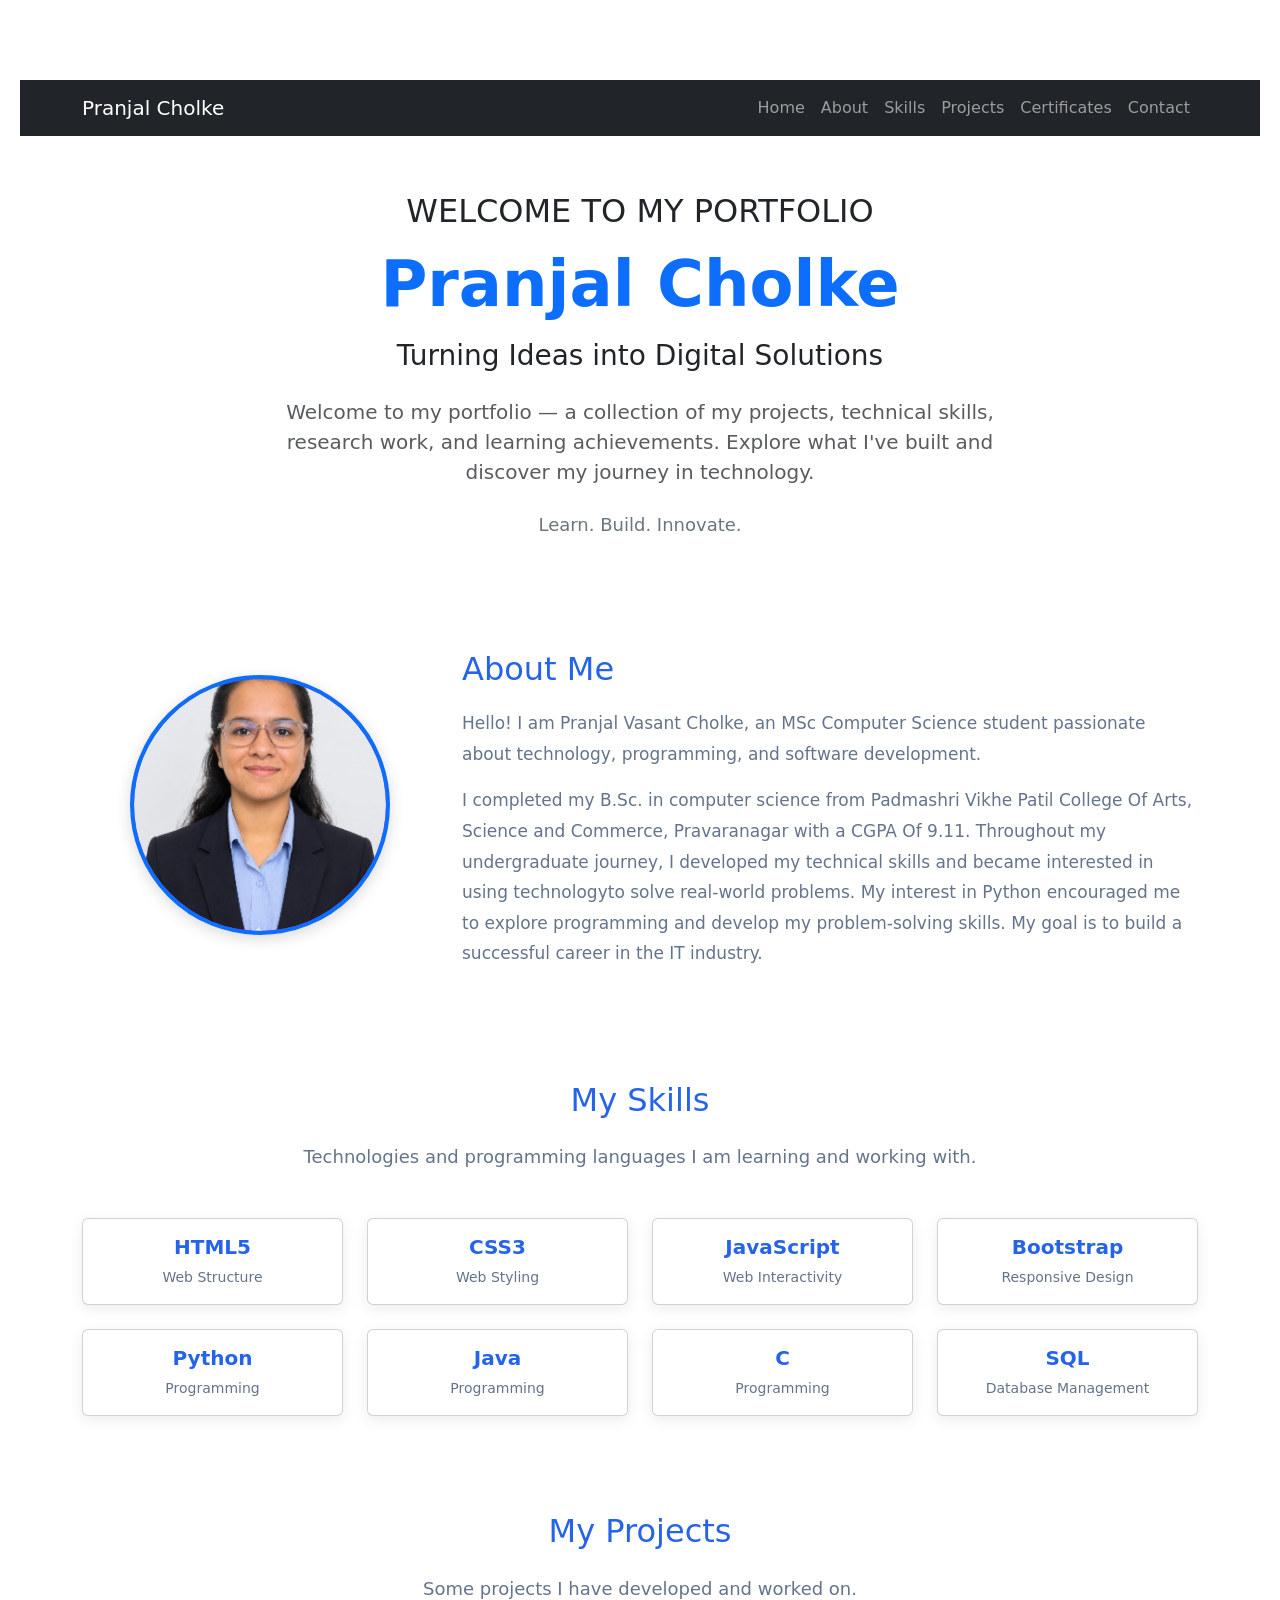
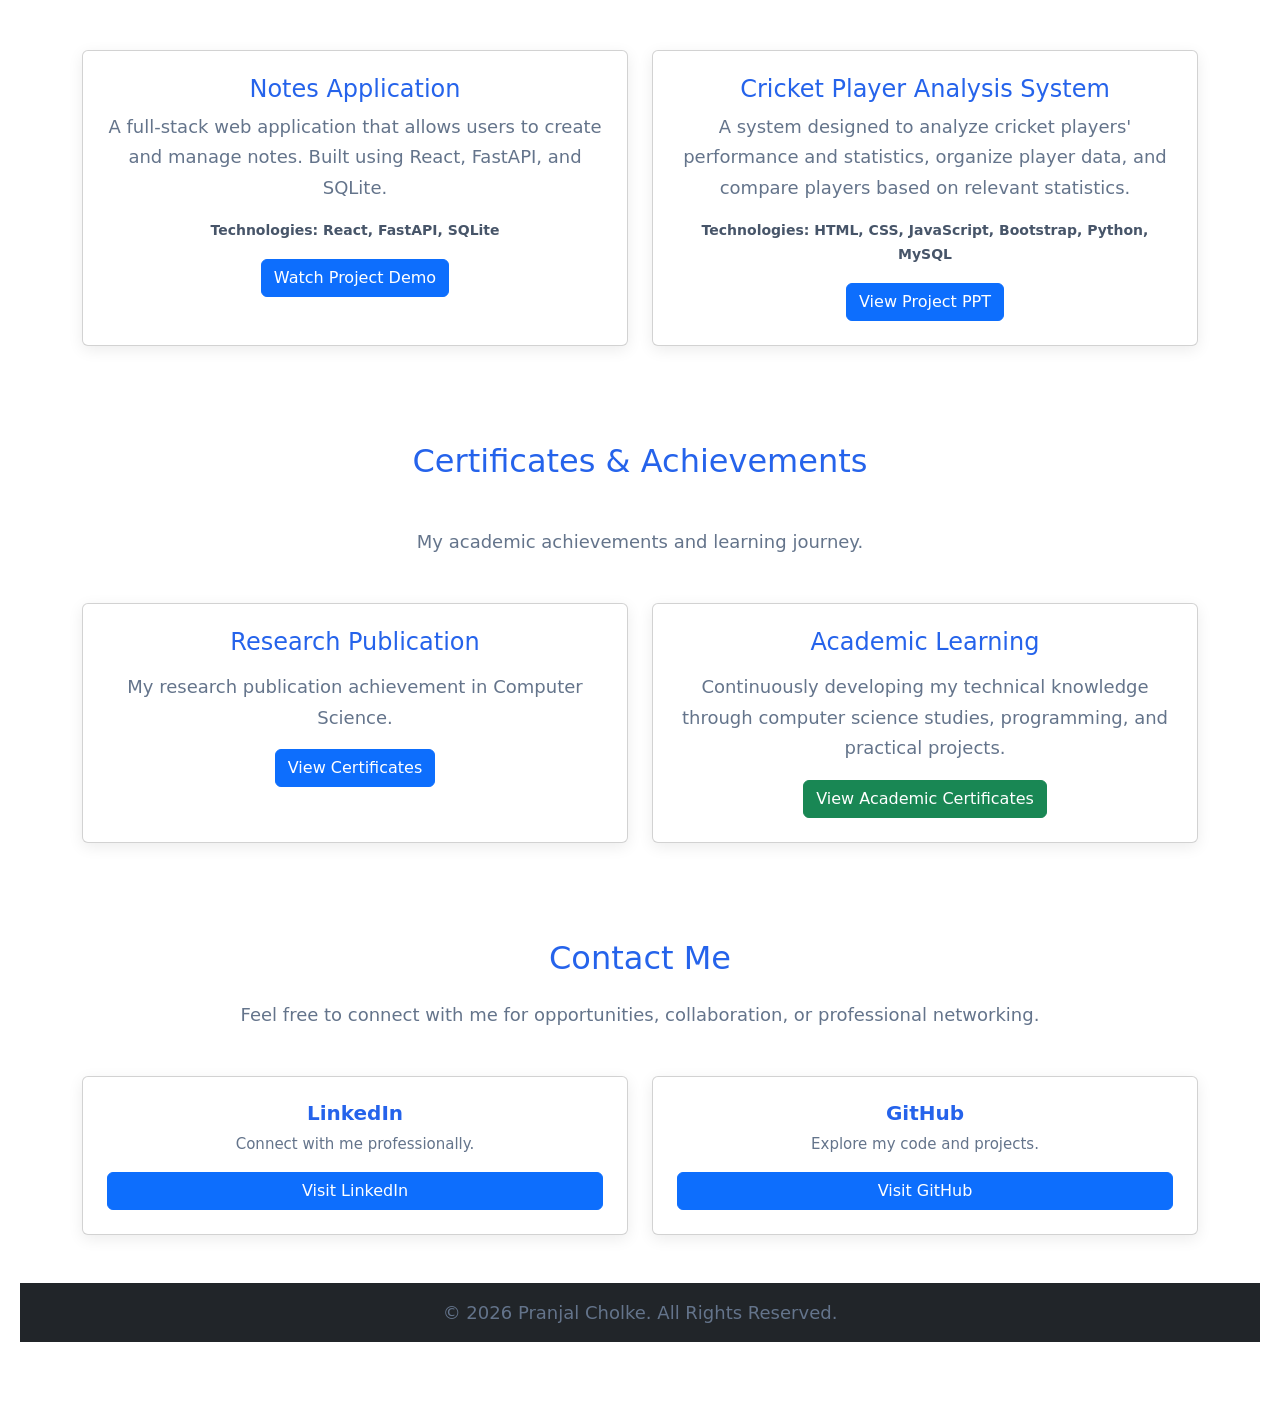
<file: index.html>
<!DOCTYPE html>
<html lang="en">
<head>
    <meta charset="UTF-8">
    <meta name="viewport" content="width=device-width, initial-scale=1.0">
    <title>Pranjal Cholke | Portfolio</title>
    <link rel="stylesheet" href="style.css">
    
<link href="https://cdn.jsdelivr.net/npm/bootstrap@5.3.3/dist/css/bootstrap.min.css" rel="stylesheet">

</head>
<body>

<nav class="navbar navbar-expand-lg navbar-dark bg-dark">
    <div class="container">
        <a class="navbar-brand" href="#home">Pranjal Cholke</a>

        <button class="navbar-toggler" type="button"
            data-bs-toggle="collapse" data-bs-target="#navbarMenu"
            aria-controls="navbarMenu" aria-expanded="false"
            aria-label="Toggle navigation">
            <span class="navbar-toggler-icon"></span>
        </button>

        <div class="collapse navbar-collapse" id="navbarMenu">
            <ul class="navbar-nav ms-auto">
                <li class="nav-item">
                    <a class="nav-link" href="#home">Home</a>
                </li>
                <li class="nav-item">
                    <a class="nav-link" href="#about">About</a>
                </li>
                <li class="nav-item">
                    <a class="nav-link" href="#skills">Skills</a>
                </li>
                <li class="nav-item">
                    <a class="nav-link" href="#projects">Projects</a>
                </li>
                <li class="nav-item">
    <a class="nav-link" href="#certificates">Certificates</a>
</li>
                <li class="nav-item">
                    <a class="nav-link" href="#contact">Contact</a>
                </li>
            </ul>
        </div>
    </div>
</nav>
<!--
<section id="home" class="container text-center py-5">
    <h1>Welcome to My Portfolio</h1>
    <h2>Hi, I'm Pranjal Cholke</h2>
    <p>MSc Computer Science Student</p>
    <button class="btn btn-primary mt-3" onclick="showWelcome()">
    Say Hello
</button>
</section>
-->





<!-- Home Section -->
<section id="home" class="container text-center py-5">

    <p class="text-primary fw-bold mb-2">
       <h2> WELCOME TO MY PORTFOLIO</h2>
    </p>

    <h1 class="display-3 fw-bold">
        <span class="text-primary">Pranjal Cholke</span>
    </h1>

   
<h2 class="h3 mt-3">
    Turning Ideas into Digital Solutions
</h2>

<p class="lead text-muted mt-4 mx-auto" style="max-width: 750px;">
    Welcome to my portfolio — a collection of my projects,
    technical skills, research work, and learning achievements.
    Explore what I've built and discover my journey in technology.
</p>

    <p class="mt-4 text-secondary">
        <icon name="code-2" size="sm" inline /> Learn. Build. Innovate.
    </p>

</section>






<!-- About Section -->
<section id="about" class="container py-5">
    <div class="row align-items-center">

        <!--<div class="col-md-4 text-center mb-4">
            <div class="about-icon">
                <span>PC</span>
            </div>
        </div>-->



        
<div class="col-md-4 text-center mb-4">
    <div class="about-icon">
        <img src="images/my-photo.jpg"
             alt="Pranjal Cholke"
             class="profile-photo">
    </div>
</div>

        <div class="col-md-8">
            <h2>About Me</h2>
            <p>
                Hello! I am Pranjal Vasant Cholke, an MSc Computer Science student
                passionate about technology, programming, and software
                development.
            </p>
            <p>
                 I completed my B.Sc. in computer science from Padmashri
Vikhe Patil College Of Arts, Science and Commerce, Pravaranagar with a CGPA Of 9.11.
Throughout my undergraduate journey, I developed my technical skills and became
interested in using technologyto solve real-world problems. My interest in Python
encouraged me to explore programming and develop my problem-solving skills.
  My goal is to build a successful career in the IT industry.
            </p>
        </div>

    </div>
</section>

<!-- Skills Section -->
<section id="skills" class="container py-5">
    <h2 class="text-center mb-4">My Skills</h2>
    <p class="text-center mb-5">
        Technologies and programming languages I am learning and working with.
    </p>

    <div class="row g-4">

        <div class="col-md-3 col-6">
            <div class="card skill-card text-center p-3">
                <h5>HTML5</h5>
                <p>Web Structure</p>
            </div>
        </div>

        <div class="col-md-3 col-6">
            <div class="card skill-card text-center p-3">
                <h5>CSS3</h5>
                <p>Web Styling</p>
            </div>
        </div>

        <div class="col-md-3 col-6">
            <div class="card skill-card text-center p-3">
                <h5>JavaScript</h5>
                <p>Web Interactivity</p>
            </div>
        </div>

        <div class="col-md-3 col-6">
            <div class="card skill-card text-center p-3">
                <h5>Bootstrap</h5>
                <p>Responsive Design</p>
            </div>
        </div>

        <div class="col-md-3 col-6">
            <div class="card skill-card text-center p-3">
                <h5>Python</h5>
                <p>Programming</p>
            </div>
        </div>

        <div class="col-md-3 col-6">
            <div class="card skill-card text-center p-3">
                <h5>Java</h5>
                <p>Programming</p>
            </div>
        </div>

        <div class="col-md-3 col-6">
            <div class="card skill-card text-center p-3">
                <h5>C</h5>
                <p>Programming</p>
            </div>
        </div>

        <div class="col-md-3 col-6">
            <div class="card skill-card text-center p-3">
                <h5>SQL</h5>
                <p>Database Management</p>
            </div>
        </div>

    </div>
</section>

<!-- Projects Section -->
<section id="projects" class="container py-5">
    <h2 class="text-center mb-4">My Projects</h2>
    <p class="text-center mb-5">
        Some projects I have developed and worked on.
    </p>

    <div class="row g-4">

    

<!-- Project 1: Notes Application -->
<div class="col-md-6">
    <div class="card project-card h-100">
        <div class="card-body p-4 text-center">

            <h4 class="card-title">Notes Application</h4>

            <p class="card-text">
                A full-stack web application that allows users
                to create and manage notes. Built using React,
                FastAPI, and SQLite.
            </p>

            <p class="project-tech">
                Technologies: React, FastAPI, SQLite
            </p>

            <!--<a href="images/notes-demo.mp4"
               target="_blank"
               rel="noopener noreferrer"
               class="btn btn-primary">
                Watch Project Demo
            </a>-->





<a href="https://drive.google.com/file/d/1c6TM1ntwCNgF9HXYK_7r8s7kxsaO0eDS/view?usp=sharing"
   target="_blank"
   rel="noopener noreferrer"
   class="btn btn-primary">
    Watch Project Demo
</a>



        </div>
    </div>
</div>










        


<!-- Project 3: Cricket Player Analysis System -->
<div class="col-md-6">
    <div class="card project-card h-100">
        <div class="card-body p-4 text-center">

            <h4 class="card-title">
                Cricket Player Analysis System
            </h4>

            <p class="card-text">
                A system designed to analyze cricket players'
                performance and statistics, organize player data,
                and compare players based on relevant statistics.
            </p>

            <p class="project-tech">
                Technologies: HTML, CSS, JavaScript, Bootstrap, Python, MySQL
            </p>

            <a href="images/cricket-player-analysis.pptx"
               target="_blank"
               rel="noopener noreferrer"
               class="btn btn-primary">
                View Project PPT
            </a>

        </div>
    </div>
</div>





    </div>
</section>


<section id="certificates" class="py-5">
    <div class="container">
        <h2 class="text-center mb-5">Certificates & Achievements</h2>
<p class="text-center mb-5">
        My academic achievements and learning journey.
    </p>
        <div class="row g-4">

            <!-- Research Publication Card -->
            <div class="col-md-6">
                <div class="card certificate-card h-100">
                    <div class="card-body text-center p-4">
                        <h4>Research Publication</h4>
                        <p>
                            My research publication achievement
                            in Computer Science.
                        </p>
                        <a href="certificates.html" class="btn btn-primary">
                            View Certificates
                        </a>
                    </div>
                </div>
            </div>










<!-- Academic Learning Card -->
<div class="col-md-6">
    <div class="card certificate-card h-100">
        <div class="card-body p-4 text-center">
            <h4>Academic Learning</h4>

            <p>
                Continuously developing my technical knowledge
                through computer science studies, programming,
                and practical projects.
            </p>

            <a href="academic-certificates.html"
               class="btn btn-success">
                View Academic Certificates
            </a>
        </div>
    </div>
</div>
        </div>
    </div>
</section>










<!-- Contact Section -->
<section id="contact" class="container py-5">
    <h2 class="text-center mb-4">Contact Me</h2>
    <p class="text-center mb-5">
        Feel free to connect with me for opportunities,
        collaboration, or professional networking.
    </p>

    <div class="row g-4 justify-content-center">

       

        <div class="col-md-6">
            <div class="card contact-card text-center p-4 h-100">
                <h5>LinkedIn</h5>
                <p>Connect with me professionally.</p>
                <a href="https://www.linkedin.com/"
                   target="_blank" rel="noopener noreferrer"
                   class="btn btn-primary">
                    Visit LinkedIn
                </a>
            </div>
        </div>

        <div class="col-md-6">
            <div class="card contact-card text-center p-4 h-100">
                <h5>GitHub</h5>
                <p>Explore my code and projects.</p>
                <a href="https://github.com/"
                   target="_blank" rel="noopener noreferrer"
                   class="btn btn-primary">
                    Visit GitHub
                </a>
            </div>
        </div>

    </div>
</section>

<!-- Footer -->
<footer class="bg-dark text-white text-center py-3">
    <p class="mb-0">
        &copy; 2026 Pranjal Cholke. All Rights Reserved.
    </p>
   
</footer>

<script src="https://cdn.jsdelivr.net/npm/bootstrap@5.3.3/dist/js/bootstrap.bundle.min.js"></script>
<script src="script.js"></script>

</body>
</html>
</file>
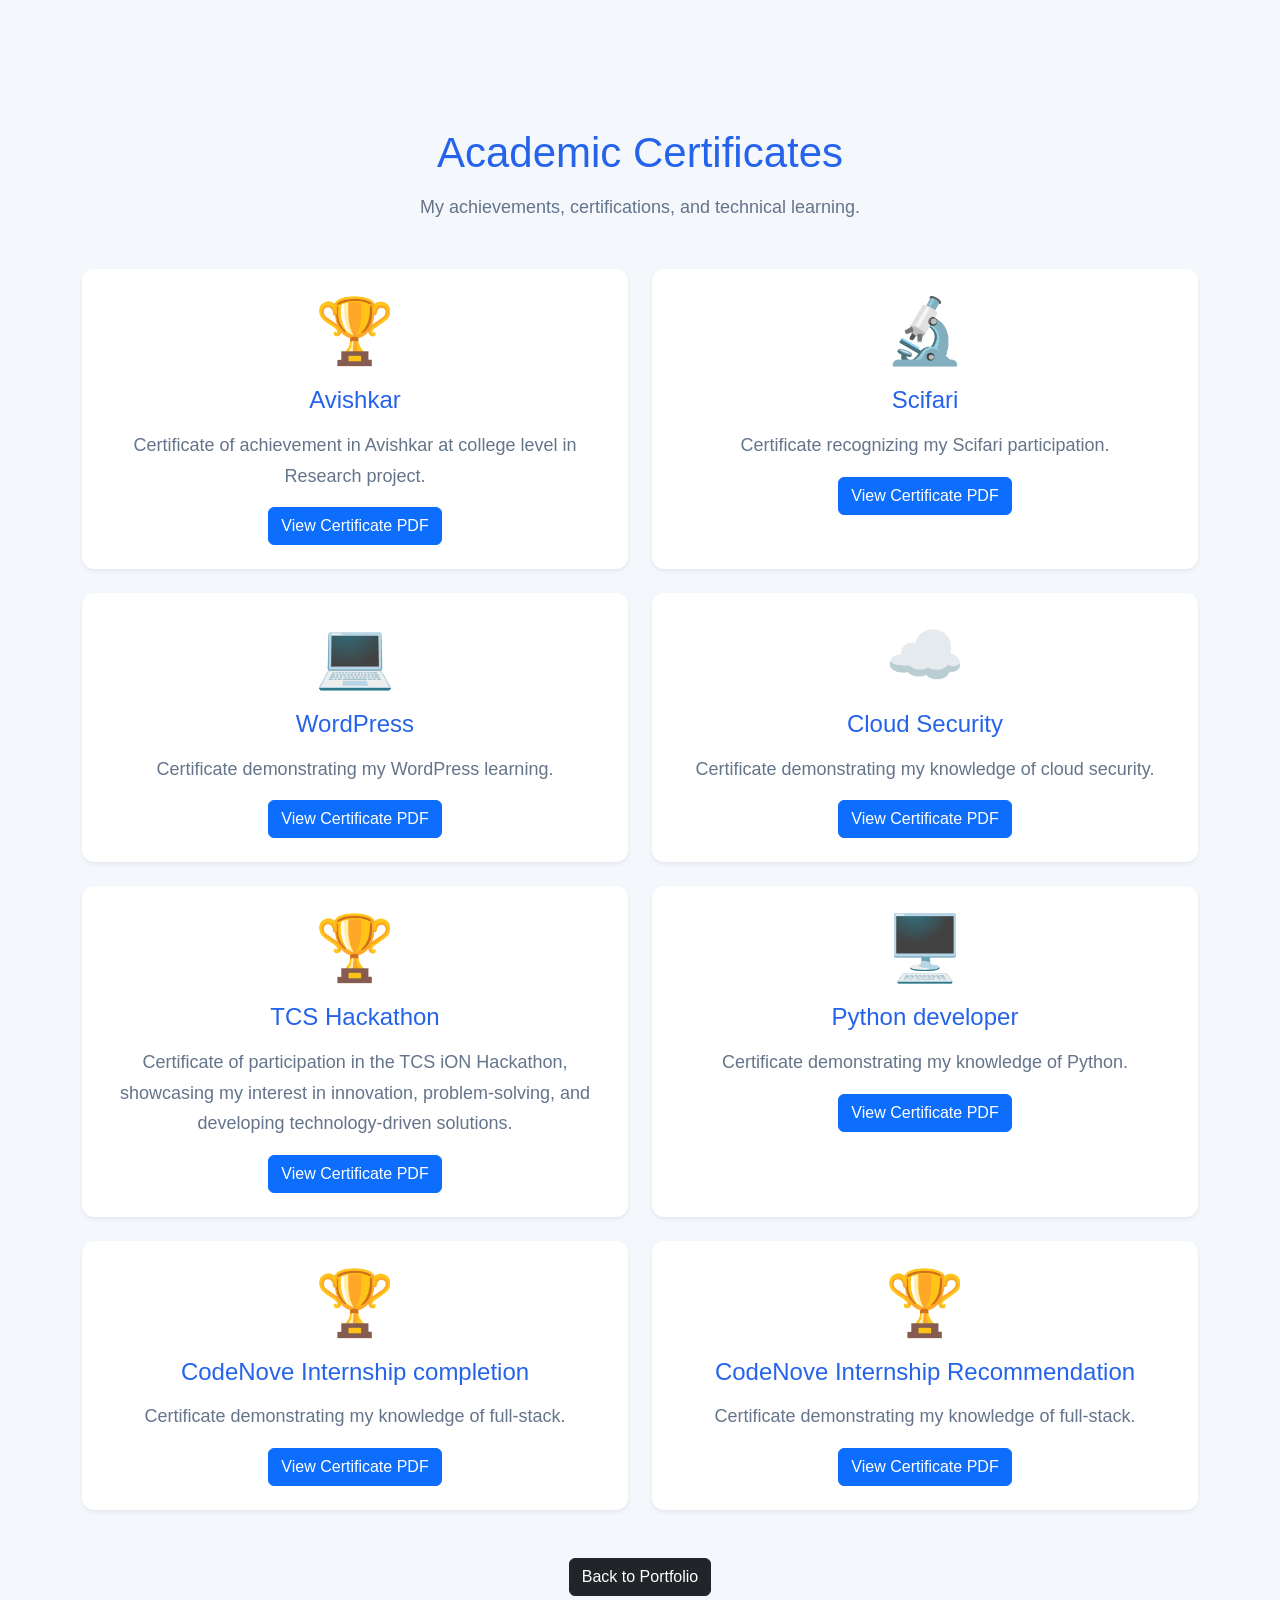
<file: academic-certificates.html>
<!DOCTYPE html>
<html lang="en">
<head>
    <meta charset="UTF-8">
    <meta name="viewport" content="width=device-width, initial-scale=1.0">

    <title>Academic Certificates | Pranjal Cholke</title>

    <link href="https://cdn.jsdelivr.net/npm/bootstrap@5.3.3/dist/css/bootstrap.min.css"
          rel="stylesheet">

    <link rel="stylesheet" href="style.css">
</head>

<body>

    <div class="container py-5">

        <h1 class="text-center mb-3">Academic Certificates</h1>

        <p class="text-center mb-5">
            My achievements, certifications, and technical learning.
        </p>

        <div class="row g-4">

            <!-- 1. Avishkar -->
            <div class="col-md-6">
                <div class="card certificate-card h-100 shadow-sm">
                    <div class="card-body text-center p-4">
                        <div class="display-3 mb-3">🏆</div>
                        <h4>Avishkar</h4>
                        <p>
                            Certificate of achievement in Avishkar at college level in Research project.
                        </p>
                        <a href="images/avishkar.pdf"
                           target="_blank"
                           rel="noopener noreferrer"
                           class="btn btn-primary">
                            View Certificate PDF
                        </a>
                    </div>
                </div>
            </div>

            <!-- 2. Scifari -->
            <div class="col-md-6">
                <div class="card certificate-card h-100 shadow-sm">
                    <div class="card-body text-center p-4">
                        <div class="display-3 mb-3">🔬</div>
                        <h4>Scifari</h4>
                        <p>
                            Certificate recognizing my Scifari participation.
                        </p>
                        <a href="images/scifari.pdf"
                           target="_blank"
                           rel="noopener noreferrer"
                           class="btn btn-primary">
                            View Certificate PDF
                        </a>
                    </div>
                </div>
            </div>

            <!-- 3. WordPress -->
            <div class="col-md-6">
                <div class="card certificate-card h-100 shadow-sm">
                    <div class="card-body text-center p-4">
                        <div class="display-3 mb-3">💻</div>
                        <h4>WordPress</h4>
                        <p>
                            Certificate demonstrating my WordPress learning.
                        </p>
                        <a href="images/wordpress.pdf"
                           target="_blank"
                           rel="noopener noreferrer"
                           class="btn btn-primary">
                            View Certificate PDF
                        </a>
                    </div>
                </div>
            </div>

             <!-- 3. cloud security -->
            <div class="col-md-6">
                <div class="card certificate-card h-100 shadow-sm">
                    <div class="card-body text-center p-4">
                        <div class="display-3 mb-3">☁️</div>
                        <h4>Cloud Security</h4>
                        <p>
                            Certificate demonstrating my knowledge of cloud security.
                        </p>
                        <a href="images/cloud-security.pdf"
                           target="_blank"
                           rel="noopener noreferrer"
                           class="btn btn-primary">
                            View Certificate PDF
                        </a>
                    </div>
                </div>
            </div>
 <!-- 3. TCS iON -->
            <div class="col-md-6">
                <div class="card certificate-card h-100 shadow-sm">
                    <div class="card-body text-center p-4">
                        <div class="display-3 mb-3">🏆</div>
                        <h4>TCS Hackathon</h4>
                        <p>
                            Certificate of participation in the TCS iON Hackathon,
                showcasing my interest in innovation, problem-solving,
                and developing technology-driven solutions.
                        </p>
                        <a href="images/TCS iON.pdf"
                           target="_blank"
                           rel="noopener noreferrer"
                           class="btn btn-primary">
                            View Certificate PDF
                        </a>
                    </div>
                </div>
            </div>



            <!-- 5. Python developer -->
            <div class="col-md-6">
                <div class="card certificate-card h-100 shadow-sm">
                    <div class="card-body text-center p-4">
                        <div class="display-3 mb-3">🖥️</div>
                        <h4>Python developer</h4>
                        <p>
                            Certificate demonstrating my knowledge of Python.
                        </p>
                        <a href="images/udemy.pdf"
                           target="_blank"
                           rel="noopener noreferrer"
                           class="btn btn-primary">
                            View Certificate PDF
                        </a>
                    </div>
                </div>
            </div>


            


            <!-- 6. internship completion -->
            <div class="col-md-6">
                <div class="card certificate-card h-100 shadow-sm">
                    <div class="card-body text-center p-4">
                        <div class="display-3 mb-3">🏆</div>
                        <h4>CodeNove Internship completion </h4>
                        <p>
                            Certificate demonstrating my knowledge of full-stack.
                        </p>
                        <a href="images/CodeNova internship.pdf"
                           target="_blank"
                           rel="noopener noreferrer"
                           class="btn btn-primary">
                            View Certificate PDF
                        </a>
                    </div>
                </div>
            </div>


<!-- 7. internship recommendation -->
            <div class="col-md-6">
                <div class="card certificate-card h-100 shadow-sm">
                    <div class="card-body text-center p-4">
                        <div class="display-3 mb-3">🏆</div>
                        <h4>CodeNove Internship Recommendation </h4>
                        <p>
                            Certificate demonstrating my knowledge of full-stack.
                        </p>
                        <a href="images/letter of recommendation.pdf"
                           target="_blank"
                           rel="noopener noreferrer"
                           class="btn btn-primary">
                            View Certificate PDF
                        </a>
                    </div>
                </div>
            </div>


        </div>

        <div class="text-center mt-5">
            <a href="index.html#certificates" class="btn btn-dark">
                Back to Portfolio
            </a>
        </div>

    </div>

</body>
</html>
</file>
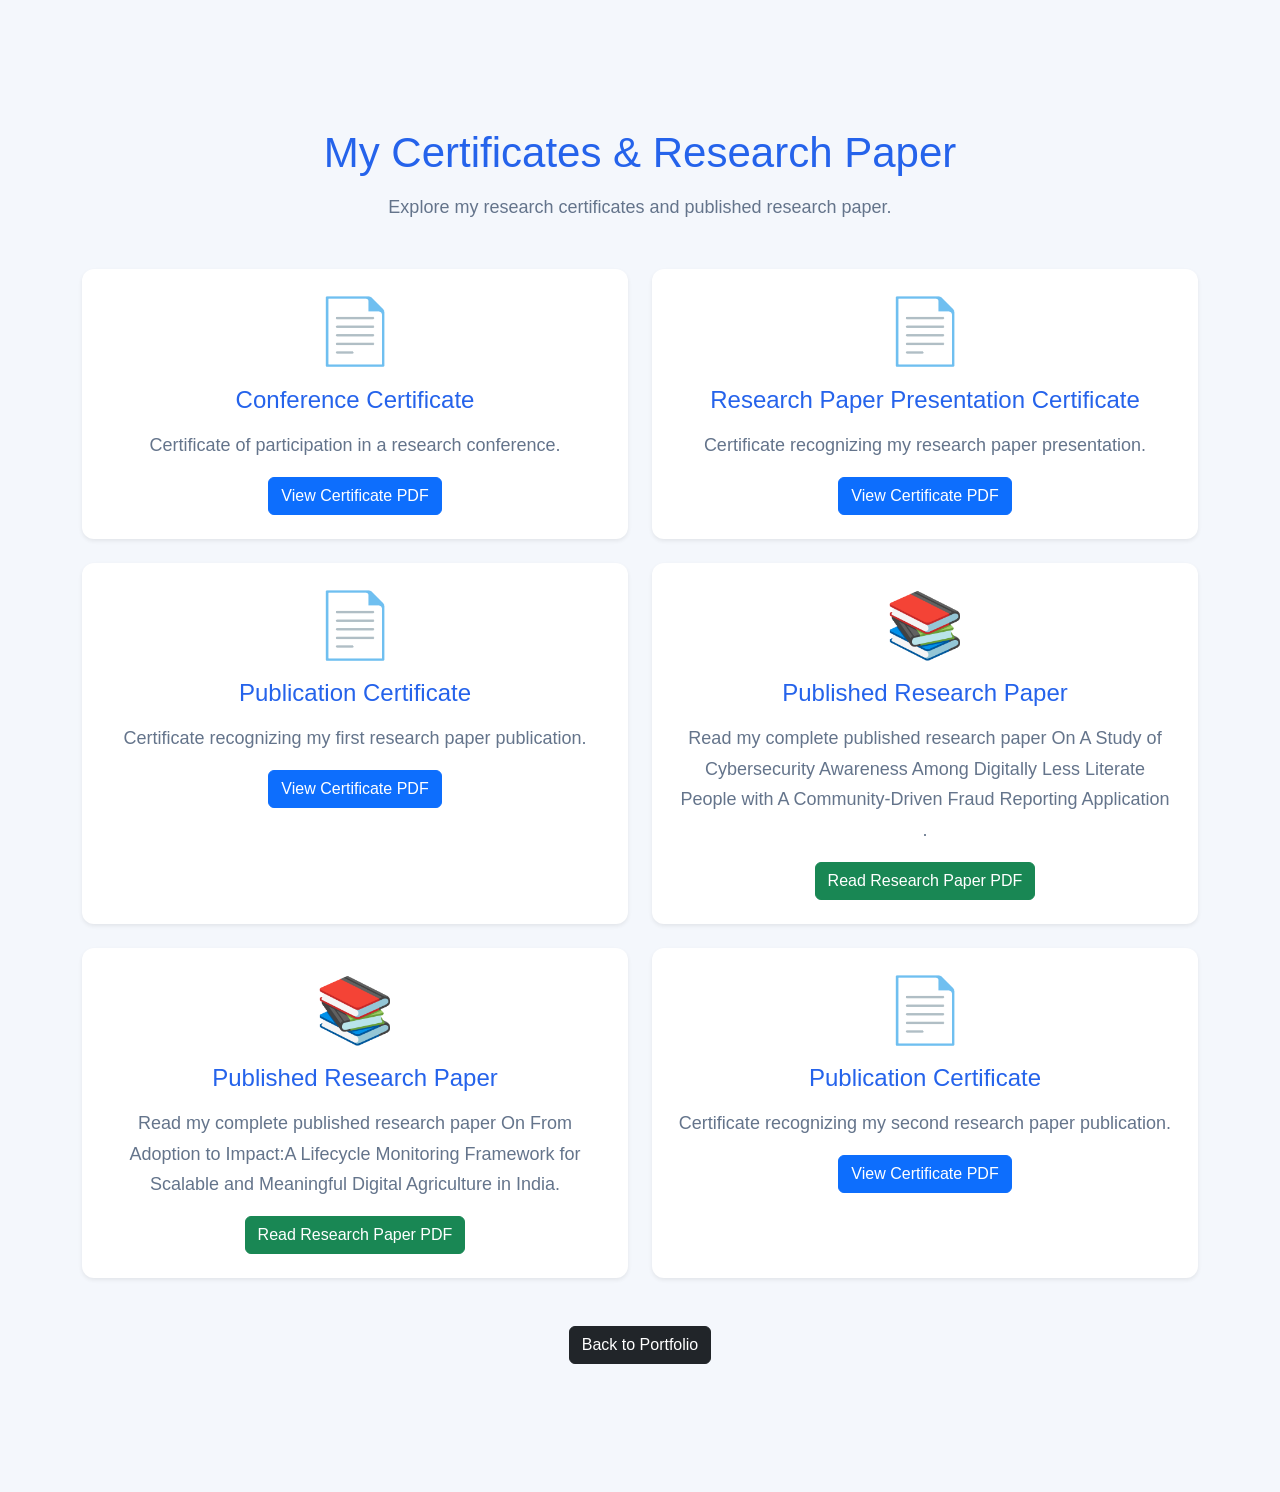
<file: certificates.html>
<!DOCTYPE html>
<html lang="en">
<head>
    <meta charset="UTF-8">
    <meta name="viewport" content="width=device-width, initial-scale=1.0">

    <title>My Certificates & Research Paper | Pranjal Cholke</title>

    <link href="https://cdn.jsdelivr.net/npm/bootstrap@5.3.3/dist/css/bootstrap.min.css"
          rel="stylesheet">

    <link rel="stylesheet" href="style.css">
</head>

<body>

    <div class="container py-5">

        <h1 class="text-center mb-3">My Certificates & Research Paper</h1>

        <p class="text-center mb-5">
            Explore my research certificates and published research paper.
        </p>

        <div class="row g-4">

            <!-- 1. Conference Certificate -->
            <div class="col-md-6">
                <div class="card certificate-card h-100 shadow-sm">
                    <div class="card-body text-center p-4">
                        <div class="display-3 mb-3">📄</div>
                        <h4>Conference Certificate</h4>
                        <p>
                            Certificate of participation in a research conference.
                        </p>
                        <a href="images/conference-certificate.pdf"
                           target="_blank"
                           rel="noopener noreferrer"
                           class="btn btn-primary">
                            View Certificate PDF
                        </a>
                    </div>
                </div>
            </div>

            <!-- 2. Research Paper Presentation Certificate -->
            <div class="col-md-6">
                <div class="card certificate-card h-100 shadow-sm">
                    <div class="card-body text-center p-4">
                        <div class="display-3 mb-3">📄</div>
                        <h4>Research Paper Presentation Certificate</h4>
                        <p>
                            Certificate recognizing my research paper presentation.
                        </p>
                        <a href="images/research-presentation-certificate.pdf"
                           target="_blank"
                           rel="noopener noreferrer"
                           class="btn btn-primary">
                            View Certificate PDF
                        </a>
                    </div>
                </div>
            </div>

            <!-- 3. Publication Certificate -->
            <div class="col-md-6">
                <div class="card certificate-card h-100 shadow-sm">
                    <div class="card-body text-center p-4">
                        <div class="display-3 mb-3">📄</div>
                        <h4>Publication Certificate</h4>
                        <p>
                            Certificate recognizing my first research paper publication.
                        </p>
                        <a href="images/publication-certificate.pdf"
                           target="_blank"
                           rel="noopener noreferrer"
                           class="btn btn-primary">
                            View Certificate PDF
                        </a>
                    </div>
                </div>
            </div>

            <!-- 4. Published Research Paper -->
            <div class="col-md-6">
                <div class="card certificate-card h-100 shadow-sm">
                    <div class="card-body text-center p-4">
                        <div class="display-3 mb-3">📚</div>
                        <h4>Published Research Paper</h4>
                        <p>
                            Read my complete published research paper On A Study of Cybersecurity Awareness Among Digitally 
Less Literate People with A Community-Driven Fraud 
Reporting Application .
                        </p>
                        <a href="images/published-research-paper.pdf"
                           target="_blank"
                           rel="noopener noreferrer"
                           class="btn btn-success">
                            Read Research Paper PDF
                        </a>
                    </div>
                </div>
            </div>



 <!-- 5. Published Research Paper -->
            <div class="col-md-6">
                <div class="card certificate-card h-100 shadow-sm">
                    <div class="card-body text-center p-4">
                        <div class="display-3 mb-3">📚</div>
                        <h4>Published Research Paper</h4>
                        <p>
                            Read my complete published research paper On From Adoption to Impact:A Lifecycle Monitoring
Framework for Scalable and Meaningful Digital
Agriculture in India.
                        </p>
                        <a href="images/ALCM Published Paper.pdf"
                           target="_blank"
                           rel="noopener noreferrer"
                           class="btn btn-success">
                            Read Research Paper PDF
                        </a>
                    </div>
                </div>
            </div>



<!-- 6. Publication Certificate -->
            <div class="col-md-6">
                <div class="card certificate-card h-100 shadow-sm">
                    <div class="card-body text-center p-4">
                        <div class="display-3 mb-3">📄</div>
                        <h4>Publication Certificate</h4>
                        <p>
                            Certificate recognizing my second research paper publication.
                        </p>
                        <a href="images/IRE published paper certificate.pdf"
                           target="_blank"
                           rel="noopener noreferrer"
                           class="btn btn-primary">
                            View Certificate PDF
                        </a>
                    </div>
                </div>
            </div>



        </div>

        <div class="text-center mt-5">
            <a href="index.html#certificates" class="btn btn-dark">
                Back to Portfolio
            </a>
        </div>

    </div>

</body>
</html>
</file>
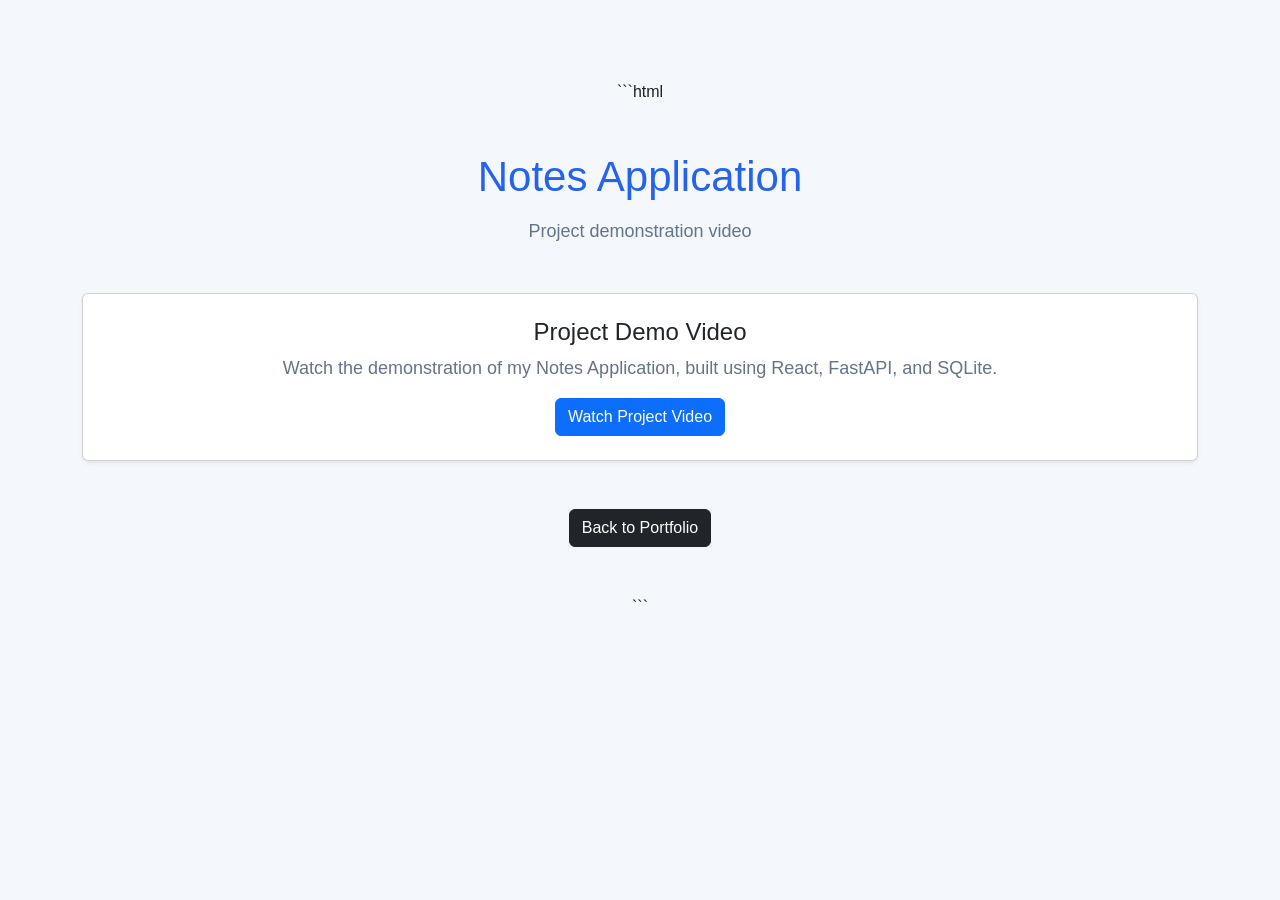
<file: notes-demo.html>
```html
<!DOCTYPE html>
<html lang="en">
<head>
    <meta charset="UTF-8">
    <meta name="viewport" content="width=device-width, initial-scale=1.0">

    <title>Notes Application Demo | Pranjal Cholke</title>

    <link href="https://cdn.jsdelivr.net/npm/bootstrap@5.3.3/dist/css/bootstrap.min.css"
          rel="stylesheet">

    <link rel="stylesheet" href="style.css">
</head>

<body>

    <div class="container py-5">

        <h1 class="text-center mb-3">Notes Application</h1>

        <p class="text-center mb-5">
            Project demonstration video
        </p>

        <div class="card shadow-sm">
            <div class="card-body text-center p-4">

                <h4>Project Demo Video</h4>

                <p>
                    Watch the demonstration of my Notes Application,
                    built using React, FastAPI, and SQLite.
                </p>

                <!-- Replace YOUR_GOOGLE_DRIVE_VIDEO_ID with your actual video ID -->
                <a href="https://drive.google.com/file/d/YOUR_GOOGLE_DRIVE_VIDEO_ID/view"
                   target="_blank"
                   rel="noopener noreferrer"
                   class="btn btn-primary">
                    Watch Project Video
                </a>

            </div>
        </div>

        <div class="text-center mt-5">
            <a href="index.html#projects" class="btn btn-dark">
                Back to Portfolio
            </a>
        </div>

    </div>

</body>
</html>
```
</file>
<file: style.css>
body {
    font-family: Arial, sans-serif;
    background-color: #f4f7fc;
    color: #222222;
    text-align: center;
    margin: 0;
    padding: 80px 20px;
}

h1 {
    color: #2563eb;
    font-size: 42px;
}

h2 {
    color: #1e293b;
    font-size: 30px;
}

p {
    color: #64748b;
    font-size: 18px;
}



/* About Section */
#about {
    text-align: left;
}

#about h2 {
    color: #2563eb;
    margin-bottom: 20px;
}

#about p {
    line-height: 1.8;
    font-size: 17px;
}

.about-icon {
    width: 180px;
    height: 180px;
    border-radius: 50%;
    background: linear-gradient(135deg, #2563eb, #7c3aed);
    color: white;
    display: flex;
    align-items: center;
    justify-content: center;
    font-size: 55px;
    font-weight: bold;
    margin: auto;
}



/* Skills Section */
#skills h2 {
    color: #2563eb;
}

.skill-card {
    border: none;
    border-radius: 12px;
    background-color: #ffffff;
    box-shadow: 0 4px 15px rgba(0, 0, 0, 0.08);
    height: 100%;
    transition: transform 0.3s ease;
}

.skill-card:hover {
    transform: translateY(-6px);
}

.skill-card h5 {
    color: #2563eb;
    font-weight: bold;
}

.skill-card p {
    font-size: 14px;
    margin-bottom: 0;
}


/* Projects Section */
#projects h2 {
    color: #2563eb;
}

.project-card {
    border: none;
    border-radius: 12px;
    box-shadow: 0 4px 15px rgba(0, 0, 0, 0.08);
    transition: transform 0.3s ease, box-shadow 0.3s ease;
}

.project-card:hover {
    transform: translateY(-6px);
    box-shadow: 0 8px 22px rgba(0, 0, 0, 0.12);
}

.project-card h4 {
    color: #2563eb;
}

.project-card p {
    line-height: 1.7;
}

.project-tech {
    font-weight: bold;
    color: #475569;
    font-size: 14px;
}

/* Certificates Section */
#certificates h2 {
    color: #2563eb;
}

.certificate-card {
    border: none;
    border-radius: 12px;
    box-shadow: 0 4px 15px rgba(0, 0, 0, 0.08);
    transition: transform 0.3s ease;
}

.certificate-card:hover {
    transform: translateY(-5px);
}

.certificate-card h4 {
    color: #2563eb;
    margin-bottom: 15px;
}

.certificate-card p {
    line-height: 1.7;
}

/* Contact Section */
#contact h2 {
    color: #2563eb;
}

.contact-card {
    border: none;
    border-radius: 12px;
    box-shadow: 0 4px 15px rgba(0, 0, 0, 0.08);
    transition: transform 0.3s ease;
}

.contact-card:hover {
    transform: translateY(-5px);
}

.contact-card h5 {
    color: #2563eb;
    font-weight: bold;
}

.contact-card p {
    color: #64748b;
    font-size: 15px;
}




.about-icon {
    width: 260px;
    height: 260px;
    border-radius: 50%;
    overflow: hidden;
    margin: 0 auto;
    border: 4px solid #0d6efd;
    box-shadow: 0 4px 15px rgba(0, 0, 0, 0.15);
}

.about-icon img.profile-photo {
    width: 100%;
    height: 100%;
    object-fit: cover;
    border-radius: 50%;
    display: block;
}
</file>
